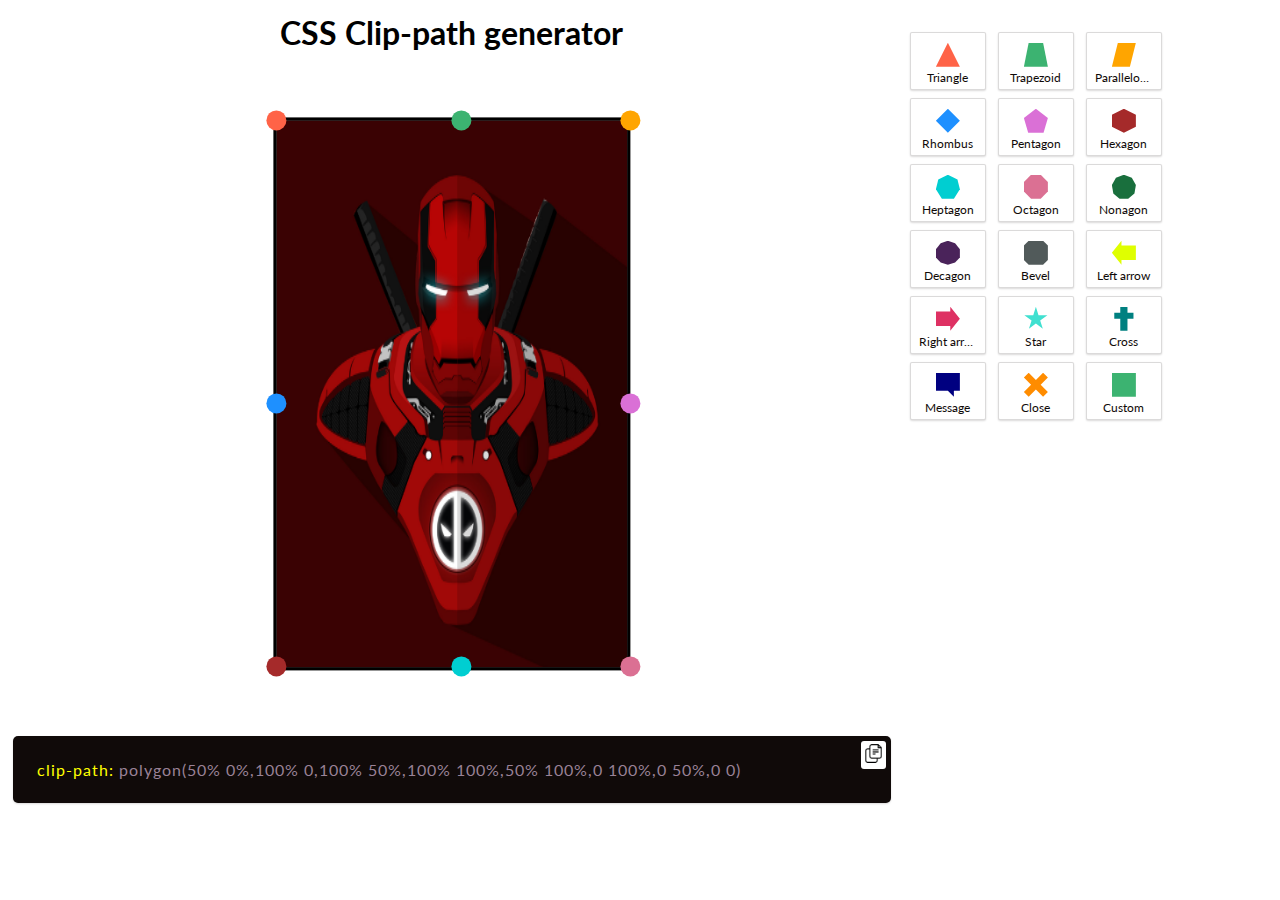
<file: index.html>
<!DOCTYPE html>
<html lang="en">
<head>
    <meta charset="UTF-8">
    <meta name="viewport" content="width=device-width, initial-scale=1.0">
    <title>Clip Path</title>
    <link rel="stylesheet" href="style.css">
    <script type="text/javascript" src="./JS/jquery.min.js"></script>
    <script type="text/javascript" src="./JS/jquery-ui.min.js"></script>
    <script type="text/javascript" src="./JS/jquery-touch.js"></script>
</head>

<body>
    <div class="cont">
        <div class="left-container">
            <h1 class="text-center">CSS Clip-path generator</h1>
            <div class="path-parent">
                <div id="main" style="clip-path: polygon(50% 0%,100% 0,100% 50%,100% 100%,50% 100%,0 100%,0 50%,0 0)">
                </div>
                <div id="layer">
                    <div class="handles" id="tsOctagon">
                        <div class="handle" id="handle7" draggable="true" data-handle="0"
                            style="top: -10px; left: -10px;"></div>
                        <div class="handle" id="handle0" draggable="true" data-handle="1"
                            style="top: -10px; left: 50%;"></div>
                        <div class="handle" id="handle1" draggable="true" data-handle="2"
                            style="top: -10px; left: 98%;"></div>
                        <div class="handle" id="handle6" draggable="true" data-handle="3"
                            style="top: 50%; left: -10px;"></div>
                        <div class="handle" id="handle2" draggable="true" data-handle="4" style="top: 50%; left: 98%;">
                        </div>
                        <div class="handle" id="handle5" draggable="true" data-handle="5"
                            style="top: 98%; left: -10px;"></div>
                        <div class="handle" id="handle4" draggable="true" data-handle="6" style="top: 98%; left: 50%;">
                        </div>
                        <div class="handle" id="handle3" draggable="true" data-handle="7" style="top: 98%; left: 98%;">
                        </div>
                    </div>
                </div>
            </div>
            <div style="position: relative;">
                <button class="copy-btn" onclick="copyCode()">
                    <img src="Images/copy.png" alt="copy to clipboard" title="Copy">
                </button>
                <div id="text" class="code"></div>
            </div>
        </div>
        <div class="right-container">
            <section class="shapes vertical" tabindex="-1">
                <ul class="clip">
                    <figure class="gallery-cell on" data-name="Triangle" data-type="polygon"
                        data-coords="50,0 0,100 100,100">
                        <div style="-webkit-clip-path: polygon(50% 0%, 0% 100%, 100% 100%);  clip-path: polygon(50% 0%, 0% 100%, 100% 100%)"
                            class="shape Triangle"></div>
                        <figcaption>Triangle</figcaption>
                    </figure>
                    <figure class="gallery-cell" data-name="Trapezoid" data-type="polygon"
                        data-coords="20,0 80,0 100,100 0,100">
                        <div style="-webkit-clip-path: polygon(20% 0%, 80% 0%, 100% 100%, 0% 100%);  clip-path: polygon(20% 0%, 80% 0%, 100% 100%, 0% 100%)"
                            class="shape Trapezoid"></div>
                        <figcaption>Trapezoid</figcaption>
                    </figure>
                    <figure class="gallery-cell" data-name="Parallelogram" data-type="polygon"
                        data-coords="25,0 100,0 75,100 0,100">
                        <div style="-webkit-clip-path: polygon(25% 0%, 100% 0%, 75% 100%, 0% 100%);  clip-path: polygon(25% 0%, 100% 0%, 75% 100%, 0% 100%)"
                            class="shape Parallelogram"></div>
                        <figcaption>Parallelogram</figcaption>
                    </figure>
                    <figure class="gallery-cell" data-name="Rhombus" data-type="polygon"
                        data-coords="50,0 100,50 50,100 0,50">
                        <div style="-webkit-clip-path: polygon(50% 0%, 100% 50%, 50% 100%, 0% 50%);  clip-path: polygon(50% 0%, 100% 50%, 50% 100%, 0% 50%)"
                            class="shape Rhombus"></div>
                        <figcaption>Rhombus</figcaption>
                    </figure>
                    <figure class="gallery-cell" data-name="Pentagon" data-type="polygon"
                        data-coords="50,0 100,38 82,100 18,100 0,38">
                        <div style="-webkit-clip-path: polygon(50% 0%, 100% 38%, 82% 100%, 18% 100%, 0% 38%);  clip-path: polygon(50% 0%, 100% 38%, 82% 100%, 18% 100%, 0% 38%)"
                            class="shape Pentagon"></div>
                        <figcaption>Pentagon</figcaption>
                    </figure>
                    <figure class="gallery-cell" data-name="Hexagon" data-type="polygon"
                        data-coords="50,0 100,25 100,75 50,100 0,75 0,25">
                        <div style="-webkit-clip-path: polygon(50% 0%, 100% 25%, 100% 75%, 50% 100%, 0% 75%, 0% 25%);  clip-path: polygon(50% 0%, 100% 25%, 100% 75%, 50% 100%, 0% 75%, 0% 25%)"
                            class="shape Hexagon"></div>
                        <figcaption>Hexagon</figcaption>
                    </figure>
                    <figure class="gallery-cell" data-name="Heptagon" data-type="polygon"
                        data-coords="50,0 90,20 100,60 75,100 25,100 0,60 10,20">
                        <div style="-webkit-clip-path: polygon(50% 0%, 90% 20%, 100% 60%, 75% 100%, 25% 100%, 0% 60%, 10% 20%);  clip-path: polygon(50% 0%, 90% 20%, 100% 60%, 75% 100%, 25% 100%, 0% 60%, 10% 20%)"
                            class="shape Heptagon"></div>
                        <figcaption>Heptagon</figcaption>
                    </figure>
                    <figure class="gallery-cell" data-name="Octagon" data-type="polygon"
                        data-coords="30,0 70,0 100,30 100,70 70,100 30,100 0,70 0,30">
                        <div style="-webkit-clip-path: polygon(30% 0%, 70% 0%, 100% 30%, 100% 70%, 70% 100%, 30% 100%, 0% 70%, 0% 30%);  clip-path: polygon(30% 0%, 70% 0%, 100% 30%, 100% 70%, 70% 100%, 30% 100%, 0% 70%, 0% 30%)"
                            class="shape Octagon"></div>
                        <figcaption>Octagon</figcaption>
                    </figure>
                    <figure class="gallery-cell" data-name="Nonagon" data-type="polygon"
                        data-coords="50,0 83,12 100,43 94,78 68,100 32,100 6,78 0,43 17,12">
                        <div style="-webkit-clip-path: polygon(50% 0%, 83% 12%, 100% 43%, 94% 78%, 68% 100%, 32% 100%, 6% 78%, 0% 43%, 17% 12%);  clip-path: polygon(50% 0%, 83% 12%, 100% 43%, 94% 78%, 68% 100%, 32% 100%, 6% 78%, 0% 43%, 17% 12%)"
                            class="shape Nonagon"></div>
                        <figcaption>Nonagon</figcaption>
                    </figure>
                    <figure class="gallery-cell" data-name="Decagon" data-type="polygon"
                        data-coords="50,0 80,10 100,35 100,70 80,90 50,100 20,90 0,70 0,35 20,10">
                        <div style="-webkit-clip-path: polygon(50% 0%, 80% 10%, 100% 35%, 100% 70%, 80% 90%, 50% 100%, 20% 90%, 0% 70%, 0% 35%, 20% 10%);  clip-path: polygon(50% 0%, 80% 10%, 100% 35%, 100% 70%, 80% 90%, 50% 100%, 20% 90%, 0% 70%, 0% 35%, 20% 10%)"
                            class="shape Decagon"></div>
                        <figcaption>Decagon</figcaption>
                    </figure>
                    <figure class="gallery-cell" data-name="Bevel" data-type="polygon"
                        data-coords="20,0 80,0 100,20 100,80 80,100 20,100 0,80 0,20">
                        <div style="-webkit-clip-path: polygon(20% 0%, 80% 0%, 100% 20%, 100% 80%, 80% 100%, 20% 100%, 0% 80%, 0% 20%);  clip-path: polygon(20% 0%, 80% 0%, 100% 20%, 100% 80%, 80% 100%, 20% 100%, 0% 80%, 0% 20%)"
                            class="shape Bevel"></div>
                        <figcaption>Bevel</figcaption>
                    </figure>
                    <figure class="gallery-cell" data-name="LeftArrow" data-type="polygon"
                        data-coords="40,0 40,20 100,20 100,80 40,80 40,100 0,50">
                        <div style="-webkit-clip-path: polygon(40% 0%, 40% 20%, 100% 20%, 100% 80%, 40% 80%, 40% 100%, 0% 50%);  clip-path: polygon(40% 0%, 40% 20%, 100% 20%, 100% 80%, 40% 80%, 40% 100%, 0% 50%)"
                            class="shape Left arrow"></div>
                        <figcaption>Left arrow</figcaption>
                    </figure>
                    <figure class="gallery-cell" data-name="RightArrow" data-type="polygon"
                        data-coords="0,20 60,20 60,0 100,50 60,100 60,80 0,80">
                        <div style="-webkit-clip-path: polygon(0% 20%, 60% 20%, 60% 0%, 100% 50%, 60% 100%, 60% 80%, 0% 80%);  clip-path: polygon(0% 20%, 60% 20%, 60% 0%, 100% 50%, 60% 100%, 60% 80%, 0% 80%)"
                            class="shape Right arrow"></div>
                        <figcaption>Right arrow</figcaption>
                    </figure>
                    <!-- <figure class="gallery-cell" data-name="LeftPoint" data-type="polygon"
                        data-coords="25,0 100,1 100,100 25,100 0,50">
                        <div style="-webkit-clip-path: polygon(25% 0%, 100% 1%, 100% 100%, 25% 100%, 0% 50%);  clip-path: polygon(25% 0%, 100% 1%, 100% 100%, 25% 100%, 0% 50%)"
                            class="shape Left Point"></div>
                        <figcaption>Left Point</figcaption>
                    </figure>
                    <figure class="gallery-cell" data-name="RightPoint" data-type="polygon"
                        data-coords="0,0 75,0 100,50 75,100 0,100">
                        <div style="-webkit-clip-path: polygon(0% 0%, 75% 0%, 100% 50%, 75% 100%, 0% 100%);  clip-path: polygon(0% 0%, 75% 0%, 100% 50%, 75% 100%, 0% 100%)"
                            class="shape Right Point"></div>
                        <figcaption>Right Point</figcaption>
                    </figure>
                    <figure class="gallery-cell" data-name="LeftChevron" data-type="polygon"
                        data-coords="100,0 75,50 100,100 25,100 0,50 25,0">
                        <div style="-webkit-clip-path: polygon(100% 0%, 75% 50%, 100% 100%, 25% 100%, 0% 50%, 25% 0%);  clip-path: polygon(100% 0%, 75% 50%, 100% 100%, 25% 100%, 0% 50%, 25% 0%)"
                            class="shape Left Chevron"></div>
                        <figcaption>Left Chevron</figcaption>
                    </figure>
                    <figure class="gallery-cell" data-name="RightChevron" data-type="polygon"
                        data-coords="75,0 100,50 75,100 0,100 25,50 0,0">
                        <div style="-webkit-clip-path: polygon(75% 0%, 100% 50%, 75% 100%, 0% 100%, 25% 50%, 0% 0%);  clip-path: polygon(75% 0%, 100% 50%, 75% 100%, 0% 100%, 25% 50%, 0% 0%)"
                            class="shape Right Chevron"></div>
                        <figcaption>Right Chevron</figcaption>
                    </figure> 
                    <figure class="gallery-cell" data-name="Frame" data-type="polygon"
                        data-coords="0,0 0,100 25,100 25,25 75,25 75,75 25,75 25,100 100,100 100,0">
                        <div style="-webkit-clip-path: polygon(0% 0%, 0% 100%, 25% 100%, 25% 25%, 75% 25%, 75% 75%, 25% 75%, 25% 100%, 100% 100%, 100% 0%);  clip-path: polygon(0% 0%, 0% 100%, 25% 100%, 25% 25%, 75% 25%, 75% 75%, 25% 75%, 25% 100%, 100% 100%, 100% 0%)"
                            class="shape Frame"></div>
                        <figcaption>Frame</figcaption>
                    </figure>
                    <figure class="gallery-cell" data-name="Inset" data-type="inset" data-coords="5 20 15 10">
                        <div style="-webkit-clip-path: inset(5% 20% 15% 10%);  clip-path: inset(5% 20% 15% 10%)"
                            class="shape Inset"></div>
                        <figcaption>Inset</figcaption>
                    </figure>
                    <figure class="gallery-cell" data-name="Custom Polygon" data-type="custom"
                        data-coords="10,75 10,25 35,0 100,10 90,30 50,30 40,40 40,60 50,70 90,70 100,90 35,100">
                        <div style="-webkit-clip-path: polygon(10% 75%, 10% 25%, 35% 0%, 100% 10%, 90% 30%, 50% 30%, 40% 40%, 40% 60%, 50% 70%, 90% 70%, 100% 90%, 35% 100%);  clip-path: polygon(10% 75%, 10% 25%, 35% 0%, 100% 10%, 90% 30%, 50% 30%, 40% 40%, 40% 60%, 50% 70%, 90% 70%, 100% 90%, 35% 100%)"
                            class="shape Custom Polygon"></div>
                        <figcaption>Custom Polygon</figcaption>
                    </figure>
                    <figure class="gallery-cell" data-name="Circle" data-type="circle">
                        <div style="-webkit-clip-path: circle(50% at 50% 50%);  clip-path: circle(50% at 50% 50%)"
                            class="shape Circle"></div>
                        <figcaption>Circle</figcaption>
                    </figure>
                    <figure class="gallery-cell" data-name="Ellipse" data-type="ellipse">
                        <div style="-webkit-clip-path: ellipse(25% 40% at 50% 50%);  clip-path: ellipse(25% 40% at 50% 50%)"
                            class="shape Ellipse"></div>
                        <figcaption>Ellipse</figcaption>
                    </figure>-->
                    <figure class="gallery-cell" data-name="Star" data-type="polygon"
                        data-coords="50,0 61,35 98,35 68,57 79,91 50,70 21,91 32,57 2,35 39,35">
                        <div style="-webkit-clip-path: polygon(50% 0%, 61% 35%, 98% 35%, 68% 57%, 79% 91%, 50% 70%, 21% 91%, 32% 57%, 2% 35%, 39% 35%);  clip-path: polygon(50% 0%, 61% 35%, 98% 35%, 68% 57%, 79% 91%, 50% 70%, 21% 91%, 32% 57%, 2% 35%, 39% 35%)"
                            class="shape Star"></div>
                        <figcaption>Star</figcaption>
                    </figure>
                    <figure class="gallery-cell" data-name="Cross" data-type="polygon"
                        data-coords="10,25 35,25 35,0 65,0 65,25 90,25 90,50 65,50 65,100 35,100 35,50 10,50">
                        <div style="-webkit-clip-path: polygon(10% 25%, 35% 25%, 35% 0%, 65% 0%, 65% 25%, 90% 25%, 90% 50%, 65% 50%, 65% 100%, 35% 100%, 35% 50%, 10% 50%);  clip-path: polygon(10% 25%, 35% 25%, 35% 0%, 65% 0%, 65% 25%, 90% 25%, 90% 50%, 65% 50%, 65% 100%, 35% 100%, 35% 50%, 10% 50%)"
                            class="shape Cross"></div>
                        <figcaption>Cross</figcaption>
                    </figure>
                    <figure class="gallery-cell" data-name="Message" data-type="polygon"
                        data-coords="0,0 100,0 100,75 75,75 75,100 50,75 0,75">
                        <div style="-webkit-clip-path: polygon(0% 0%, 100% 0%, 100% 75%, 75% 75%, 75% 100%, 50% 75%, 0% 75%);  clip-path: polygon(0% 0%, 100% 0%, 100% 75%, 75% 75%, 75% 100%, 50% 75%, 0% 75%)"
                            class="shape Message"></div>
                        <figcaption>Message</figcaption>
                    </figure>
                    <figure class="gallery-cell" data-name="Close" data-type="polygon"
                        data-coords="20,0 0,20 30,50 0,80 20,100 50,70 80,100 100,80 70,50 100,20 80,0 50,30">
                        <div style="-webkit-clip-path: polygon(20% 0%, 0% 20%, 30% 50%, 0% 80%, 20% 100%, 50% 70%, 80% 100%, 100% 80%, 70% 50%, 100% 20%, 80% 0%, 50% 30%);  clip-path: polygon(20% 0%, 0% 20%, 30% 50%, 0% 80%, 20% 100%, 50% 70%, 80% 100%, 100% 80%, 70% 50%, 100% 20%, 80% 0%, 50% 30%)"
                            class="shape Close"></div>
                        <figcaption>Close</figcaption>
                    </figure>
                    
                    <figure class="gallery-cell" data-name="Custom" data-type="custom">
                        <div style="-webkit-clip-path: polygon(50% 0%,100% 0,100% 50%,100% 100%,50% 100%,0 100%,0 50%,0 0);  clip-path: polygon(50% 0%,100% 0,100% 50%,100% 100%,50% 100%,0 100%,0 50%,0 0)"
                            class="shape Custom"></div>
                        <figcaption>Custom</figcaption>
                    </figure>
                </ul>
            </section>
        </div>
    </div>

    <script src="./JS/script.js"></script>
</body>

</html>
</file>
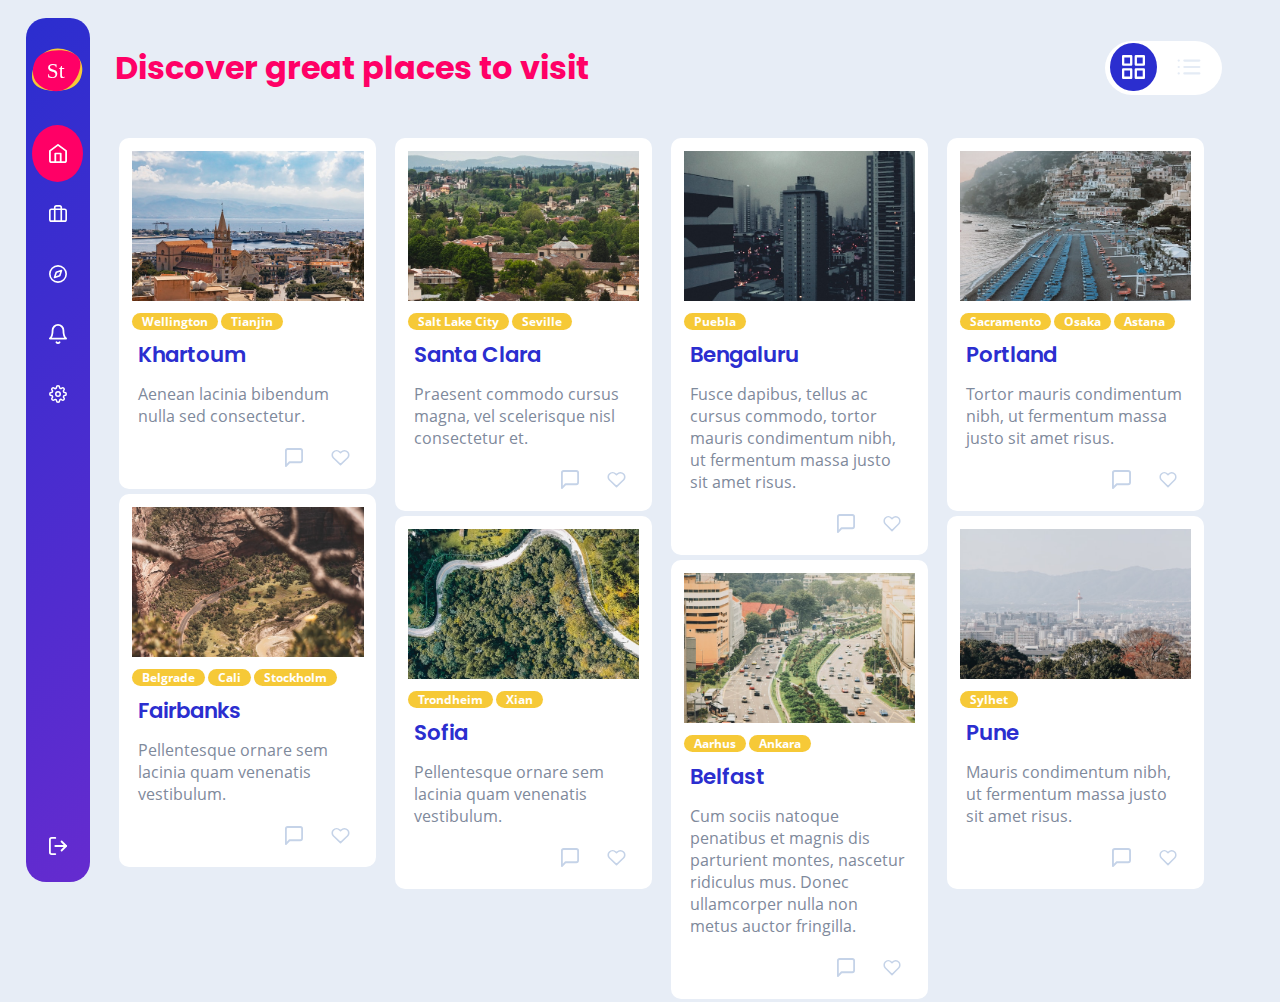
<file: apty/index.html>
<!DOCTYPE html>
<html lang="en">
<head>
    <meta charset="UTF-8">
    <meta name="viewport" content="width=device-width, initial-scale=1.0">
    <title> Interview Apty Challange </title>
    <link rel="stylesheet" href="style/style.css">
    <link rel="icon" type="image/png" href="images/logo.svg"/>
</head>
<body onresize="xsScreen()">
    <main>
        <nav class="xs-navbar">
            <a class="navbar-brand" href="#">
                <img src="images/logo.svg" alt="Logo" title="Logo" >
            </a>
            <button class="navbar-toggler" type="button" onclick="toggleCollapseContent()">
                <img src="images/menu.svg" alt="Menu" >
            </button>
            <h1 class="title">Discover great places to visit</h1>
        </nav>
        <nav class="lg-navbar">
            <div class="navbar-brand">
                <img src="images/logo.svg" alt="Logo">
            </div>
            <ul class="navbar-nav">
                <li class="navbar-item active">
                    <img src="images/home.svg" alt="Home">
                </li>
                <li class="navbar-item ">
                    <img src="images/briefcase.svg" alt="Details">
                </li>
                <li class="navbar-item ">
                    <img src="images/compass.svg" alt="Locations">
                </li>
                <li class="navbar-item ">
                    <img src="images/bell.svg" alt="Notifications">
                </li>
                <li class="navbar-item ">
                    <img src="images/gear.svg" alt="Settings">
                </li>
                <li class="navbar-item logout-item">
                    <img src="images/log-out.svg" alt="log-out">
                </li>
            </ul>
        </nav>
        <div class="main-container">
            <div class="title-section">
                <h1 class="title">Discover great places to visit</h1>
                <div class="switch-div">
                    <div id="wave">
                        <svg xmlns="http://www.w3.org/2000/svg" viewBox="0 0 1440 320">
                            <path fill="#E7EDF6" fill-opacity="1" d="M0,256L48,229.3C96,203,192,149,288,154.7C384,160,480,224,576,218.7C672,213,768,139,864,128C960,117,1056,171,1152,197.3C1248,224,1344,224,1392,224L1440,224L1440,320L1392,320C1344,320,1248,320,1152,320C1056,320,960,320,864,320C768,320,672,320,576,320C480,320,384,320,288,320C192,320,96,320,48,320L0,320Z"></path>
                        </svg>
                    </div>
                    <div class="toggle-switch">
                        <button onclick="showData(this.id)" id="gridView" class="active"><img src="images/grid-view-icon.svg" alt="Grid-view" ></button>
                        <button onclick="showData(this.id)" id="listView"><img src="images/list-view-icon.svg" alt="List-View" ></button>
                    </div>
                </div>
            </div>
            <div id="gridContainer" class="grid-tiles">
                <div class="card-container">
                    <div class="tile">
                        <div class="card" id="khartoum">
                            <div class="container">
                                <img src="images/Khartoum.png" alt="" >
                                <label>
                                    <span class="tag">Wellington</span>
                                    <span class="tag">Tianjin</span>
                                </label>
                                <h3 class="card-title" id="khartoum_title">Khartoum</h3>
                                <p class="card-description" id="khartoum_descrip">
                                    Aenean lacinia bibendum nulla sed consectetur.
                                </p>
                                <div class="respond-icons">
                                    <div><img src="images/heart.svg" alt="Like" ></div>
                                    <div><img src="images/message-square.svg" alt="Message" ></div>
                                </div>
                                <label class="selectBox">
                                    <input type="checkbox" id="selectedKhartoum" onclick="selectPlace(this.id)">
                                    <span class="checkmark"></span>
                                </label>
                            </div>
                        </div>
                        <div class="card" id="fairbanks">
                            <div class="container">
                                <img src="images/Fairbanks.png" alt="Fairbanks" >
                                <label>
                                    <span class="tag">Belgrade</span>
                                    <span class="tag">Cali</span>
                                    <span class="tag">Stockholm</span>
                                </label>
                                <h3 class="card-title" id="fairbanks_title">Fairbanks</h3>
                                <p class="card-description" id="fairbanks_descrip">
                                    Pellentesque ornare sem lacinia quam venenatis vestibulum.
                                </p>
                                <div class="respond-icons">
                                    <div><img src="images/heart.svg" alt="Like" ></div>
                                    <div><img src="images/message-square.svg" alt="Message" ></div>
                                </div>
                                <label class="selectBox">
                                    <input type="checkbox" id="selectedFairbanks" onclick="selectPlace(this.id)">
                                    <span class="checkmark"></span>
                                </label>
                            </div>
                        </div>
                    </div>
                    <div class="tile">
                        <div class="card" id="santaClara">
                            <div class="container">
                                <img src="images/santa-clara.png" alt="santaClara" >
                                <label>
                                    <span class="tag">Salt Lake City</span>
                                    <span class="tag">Seville</span>
                                </label>
                                <h3 class="card-title" id="santaClara_title">Santa Clara</h3>
                                <p class="card-description" id="santaClara_descrip">
                                    Praesent commodo cursus magna, vel scelerisque nisl consectetur et.
                                </p>
                                <div class="respond-icons">
                                    <div><img src="images/heart.svg" alt="Like" ></div>
                                    <div><img src="images/message-square.svg" alt="Message" ></div>
                                </div>
                                <label class="selectBox">
                                    <input type="checkbox" id="selectedSantaClara" onclick="selectPlace(this.id)">
                                    <span class="checkmark"></span>
                                </label>
                            </div>
                        </div>
                        <div class="card" id="sofia">
                            <div class="container">
                                <img src="images/Sofia.png" alt="Sofia" >
                                <label>
                                    <span class="tag">Trondheim</span>
                                    <span class="tag">Xian</span>
                                </label>
                                <h3 class="card-title" id="sofia_title">Sofia</h3>
                                <p class="card-description" id="sofia_descrip">
                                    Pellentesque ornare sem lacinia quam venenatis vestibulum.
                                </p>
                                <div class="respond-icons">
                                    <div><img src="images/heart.svg" alt="Like" ></div>
                                    <div><img src="images/message-square.svg" alt="Message" ></div>
                                </div>
                                <label class="selectBox">
                                    <input type="checkbox" id="selectedSofia" onclick="selectPlace(this.id)">
                                    <span class="checkmark"></span>
                                </label>
                            </div>
                        </div>
                    </div>
                    <div class="tile">
                        <div class="card" id="bengaluru">
                            <div class="container">
                                <img src="images/Bengaluru.png" alt="Bengaluru" >
                                <label>
                                    <span class="tag">Puebla</span>
                                </label>
                                <h3 class="card-title" id="bengaluru_title">Bengaluru</h3>
                                <p class="card-description" id="bengaluru_descrip">
                                    Fusce dapibus, tellus ac cursus commodo, tortor mauris condimentum nibh, ut fermentum massa justo sit amet risus.
                                </p>
                                <div class="respond-icons">
                                    <div><img src="images/heart.svg" alt="Like" ></div>
                                    <div><img src="images/message-square.svg" alt="Message" ></div>
                                </div>
                                <label class="selectBox">
                                    <input type="checkbox" id="selectedBengaluru" onclick="selectPlace(this.id)">
                                    <span class="checkmark"></span>
                                </label>
                            </div>
                        </div>
                        <div class="card" id="belfast">
                            <div class="container" id="Belfast">
                                <img src="images/Belfast.png" alt="Belfast" >
                                <label>
                                    <span class="tag">Aarhus</span>
                                    <span class="tag">Ankara</span>
                                </label>
                                <h3 class="card-title" id="belfast_title">Belfast</h3>
                                <p class="card-description" id="belfast_descrip">
                                    Cum sociis natoque penatibus et magnis dis parturient montes, nascetur ridiculus mus. Donec ullamcorper nulla non metus auctor fringilla.
                                </p>
                                <div class="respond-icons">
                                    <div><img src="images/heart.svg" alt="Like" ></div>
                                    <div><img src="images/message-square.svg" alt="Message" ></div>
                                </div>
                                <label class="selectBox">
                                    <input type="checkbox" id="selectedBelfast" onclick="selectPlace(this.id)">
                                    <span class="checkmark"></span>
                                </label>
                            </div>
                        </div>
                    </div>
                    <div class="tile">
                        <div class="card" id="portland">
                            <div class="container">
                                <img src="images/Portland.png" alt="Portland" >
                                <label>
                                    <span class="tag">Sacramento</span>
                                    <span class="tag">Osaka</span>
                                    <span class="tag">Astana</span>
                                </label>
                                <h3 class="card-title" id="portland_title">Portland</h3>
                                <p class="card-description" id="portland_descrip">
                                    Tortor mauris condimentum nibh, ut fermentum massa justo sit amet risus.
                                </p>
                                <div class="respond-icons">
                                    <div><img src="images/heart.svg" alt="Like" ></div>
                                    <div><img src="images/message-square.svg" alt="Message" ></div>
                                </div>
                                <label class="selectBox">
                                    <input type="checkbox" id="selectedPortland" onclick="selectPlace(this.id)">
                                    <span class="checkmark"></span>
                                </label>
                            </div>
                        </div>
                        <div class="card" id="pune">
                            <div class="container">
                                <img src="images/Pune.png" alt="Pune" >
                                <label>
                                    <span class="tag">Sylhet</span>
                                </label>
                                <h3 class="card-title" id="pune_title">Pune</h3>
                                <p class="card-description" id="pune_descrip">
                                    Mauris condimentum nibh, ut fermentum massa justo sit amet risus.
                                </p>
                                <div class="respond-icons">
                                    <div><img src="images/heart.svg" alt="Like" ></div>
                                    <div><img src="images/message-square.svg" alt="Message" ></div>
                                </div>
                                <label class="selectBox">
                                    <input type="checkbox" id="selectedPune" onclick="selectPlace(this.id)">
                                    <span class="checkmark"></span>
                                </label>
                            </div>
                        </div>
                    </div>
                </div>
            </div>
            <div id="listContainer" class="grid-tiles">
                <div class="grid-container">
                    <div class="tile">
                        <div class="grid">
                            <div class="grid-img">
                                <img src="images/Khartoum.png" alt="" >
                            </div>
                            <div class="grid-Desc">
                                <h3>Khartoum</h3>
                            </div>
                            <div class="grid-resp">
                                <img src="images/heart.svg" alt="">
                            </div>
                        </div>
                        <div class="grid">
                            <div class="grid-img">
                                <img src="images/santa-clara.png" alt="" >
                            </div>
                            <div class="grid-Desc">
                                <h3>Santa Clara</h3>
                            </div>
                            <div class="grid-resp">
                                <img src="images/heart.svg" alt="">
                            </div>
                        </div>
                        <div class="grid">
                            <div class="grid-img">
                                <img src="images/Bengaluru.png" alt="Bengaluru" >
                            </div>
                            <div class="grid-Desc">
                                <h3>Bengaluru</h3>
                            </div>
                            <div class="grid-resp">
                                <img src="images/heart.svg" alt="">
                            </div>
                        </div>
                        <div class="grid">
                            <div class="grid-img">
                                <img src="images/Portland.png" alt="Bengaluru" >
                            </div>
                            <div class="grid-Desc">
                                <h3>Portland</h3>
                            </div>
                            <div class="grid-resp">
                                <img src="images/heart.svg" alt="">
                            </div>
                        </div>
                    </div>
                    <div class="tile">
                        <div class="grid">
                            <div class="grid-img">
                                <img src="images/Fairbanks.png" alt="Fairbanks" >
                            </div>
                            <div class="grid-Desc">
                                <h3>Fairbanks</h3>
                            </div>
                            <div class="grid-resp">
                                <img src="images/heart.svg" alt="">
                            </div>
                        </div>
                        <div class="grid">
                            <div class="grid-img">
                                <img src="images/Sofia.png" alt="Sofia" >
                            </div>
                            <div class="grid-Desc">
                                <h3>Sofia</h3>
                            </div>
                            <div class="grid-resp">
                                <img src="images/heart.svg" alt="">
                            </div>
                        </div>
                        <div class="grid">
                            <div class="grid-img">
                                <img src="images/Belfast.png" alt="Belfast" >
                            </div>
                            <div class="grid-Desc">
                                <h3>Belfast</h3>
                            </div>
                            <div class="grid-resp">
                                <img src="images/heart.svg" alt="">
                            </div>
                        </div>
                        <div class="grid">
                            <div class="grid-img">
                                <img src="images/Pune.png" alt="Pune" >
                            </div>
                            <div class="grid-Desc">
                                <h3>Pune</h3>
                            </div>
                            <div class="grid-resp">
                                <img src="images/heart.svg" alt="">
                            </div>
                        </div>
                    </div>
                    <div class="tile">
                        <div class="grid">
                            <div class="grid-img">
                                <img src="images/Khartoum.png" alt="" >
                            </div>
                            <div class="grid-Desc">
                                <h3>Khartoum</h3>
                            </div>
                            <div class="grid-resp">
                                <img src="images/heart.svg" alt="">
                            </div>
                        </div>
                        <div class="grid">
                            <div class="grid-img">
                                <img src="images/santa-clara.png" alt="" >
                            </div>
                            <div class="grid-Desc">
                                <h3>Santa Clara</h3>
                            </div>
                            <div class="grid-resp">
                                <img src="images/heart.svg" alt="">
                            </div>
                        </div>
                        <div class="grid">
                            <div class="grid-img">
                                <img src="images/Bengaluru.png" alt="Bengaluru" >
                            </div>
                            <div class="grid-Desc">
                                <h3>Bengaluru</h3>
                            </div>
                            <div class="grid-resp">
                                <img src="images/heart.svg" alt="">
                            </div>
                        </div>
                        <div class="grid">
                            <div class="grid-img">
                                <img src="images/Portland.png" alt="Bengaluru" >
                            </div>
                            <div class="grid-Desc">
                                <h3>Portland</h3>
                            </div>
                            <div class="grid-resp">
                                <img src="images/heart.svg" alt="">
                            </div>
                        </div>
                    </div>
                    <div class="tile">
                        <div class="grid">
                            <div class="grid-img">
                                <img src="images/Fairbanks.png" alt="Fairbanks" >
                            </div>
                            <div class="grid-Desc">
                                <h3>Fairbanks</h3>
                            </div>
                            <div class="grid-resp">
                                <img src="images/heart.svg" alt="">
                            </div>
                        </div>
                        <div class="grid">
                            <div class="grid-img">
                                <img src="images/Sofia.png" alt="Sofia" >
                            </div>
                            <div class="grid-Desc">
                                <h3>Sofia</h3>
                            </div>
                            <div class="grid-resp">
                                <img src="images/heart.svg" alt="">
                            </div>
                        </div>
                        <div class="grid">
                            <div class="grid-img">
                                <img src="images/Belfast.png" alt="Belfast" >
                            </div>
                            <div class="grid-Desc">
                                <h3>Belfast</h3>
                            </div>
                            <div class="grid-resp">
                                <img src="images/heart.svg" alt="">
                            </div>
                        </div>
                        <div class="grid">
                            <div class="grid-img">
                                <img src="images/Pune.png" alt="Pune" >
                            </div>
                            <div class="grid-Desc">
                                <h3>Pune</h3>
                            </div>
                            <div class="grid-resp">
                                <img src="images/heart.svg" alt="">
                            </div>
                        </div>
                    </div>
                </div>
            </div>
            <div class="selected-DataDiv" id="selectedDataDiv">
                <div class="container">
                    <div class="deSelect">
                        <img src="images/Group.svg" alt="Deselect" >
                    </div>
                    <div class="selectedCount">
                        <h3><span id="count">0</span> Item Selected</h3>
                    </div>
                    <div class="shareLike">
                        <img src="images/heart.svg" alt="Like" >
                        <img src="images/Share.svg" alt="Share" >
                    </div>
                </div>
            </div>
        </div>
    </main>
    <script src="js/script.js"></script>
</body>
</html>
</file>
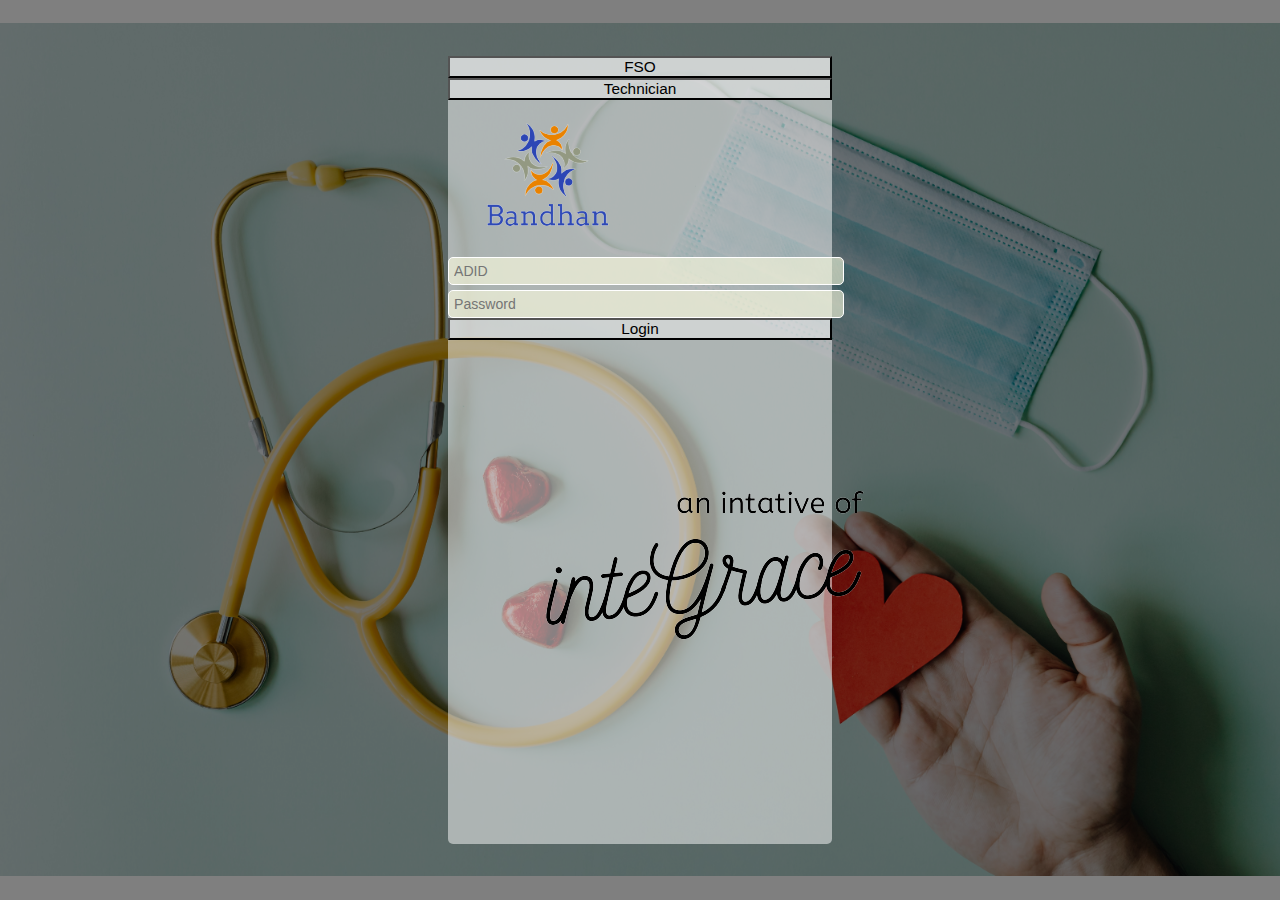
<file: Apps/bandan/index.html>
<!DOCTYPE html>
<html lang="en">
<head>
    <meta charset="UTF-8">
    <meta name="viewport" content="width=device-width, initial-scale=1.0">
    <title>Bandhan</title>
    <link href="https://cdn.jsdelivr.net/npm/bootstrap@5.0.0-beta3/dist/css/bootstrap.min.css" rel="stylesheet" integrity="sha384-eOJMYsd53ii+scO/bJGFsiCZc+5NDVN2yr8+0RDqr0Ql0h+rP48ckxlpbzKgwra6" crossorigin="anonymous">
    <link rel="stylesheet" href="style.css">
</head>
<body>

    <div class="main">
        <div class="overlay">
            <div class="login-container">
                <div class="container-fluid">
                    <div class="row mt-2">
                        <div class="col-6">
                            <button class="btn btn-default">FSO</button>
                        </div>
                        <div class="col-6">
                            <button class="btn btn-default">Technician</button>
                        </div>
                    </div>
                    <div class="row">
                        <div class="offset-3 col-6 col-xs-8">
                            <img src="Images/Logo.png" alt="Logo" class="w-100" srcset="">
                        </div>
                    </div>
                    <div class="row">
                        <div class="col-12">
                            <input type="text" name="ADID" id="" placeholder="ADID" class="login-form">
                            <input type="password" name="password" id="" placeholder="Password"  class="login-form">
                        </div>
                    </div>
                    <div class="row mt-3">
                        <div class="offset-4 col-4">
                            <button type="submit" class="w-100 btn btn-default">Login</button>
                        </div>
                    </div>
                    <div class="row">
                        <div class="offset-8 col-4">
                            <img src="Images/sublogo1.png" alt="sublogo" srcset="" class="w-100">
                        </div>
                    </div>
                </div>
            </div>
        </div>
    </div>

    <script src="https://cdn.jsdelivr.net/npm/bootstrap@5.0.0-beta3/dist/js/bootstrap.bundle.min.js" integrity="sha384-JEW9xMcG8R+pH31jmWH6WWP0WintQrMb4s7ZOdauHnUtxwoG2vI5DkLtS3qm9Ekf" crossorigin="anonymous"></script>
</body>
</html>
</file>
<file: style.css>
@import url('https://fonts.googleapis.com/css2?family=Lato&display=swap');
* {
    margin: 0;
    padding: 0;
}
body {
    width: 100%;
    height: 100vh;
    font-family: 'Lato', sans-serif;
}
.cont {
    width: 98%;
    height: 95%;
    padding: 1%;
}
.left-container {
    width: 70%;
    height: 100%;
    float: left;
}
.right-container {
    width: 30%;
    height: 100%;
    float: right;
    overflow-y: auto;
}
.right-container .shapes {
    padding: 15px;
}
.text-center {
    text-align: center;
}
.path-parent {
    position: relative;
    width: 100%;
    height: 80%;
}
#main {
    position: absolute;
    width: 40%;
    height: 80%;
    /* width: 400px;
    height: 400px; */
    background-color: #d7d7d7;
    top: 50%; 
    left: 50%;
    transform: translate(-50%, -50%);
    border: 1px solid; 
    background-image: url(./Images/Captain.png);
    background-size: 100% 100%;
    background-position: center;
    clip-path: polygon(50% 0%,100% 0,100% 50%,100% 100%,50% 100%,0 100%,0 50%,0 0)
}
#layer {
    position: absolute;
    width: 40%;
    height: 80%;
    /* width: 400px;
    height: 400px; */
    background-color: transparent;
    top: 50%; 
    left: 50%;
    transform: translate(-50%, -50%);
    border: 3px solid; 
}

figure {
    display: inline-block;
    text-align: center;
    padding: .625rem .25rem .25rem;
    margin: .25rem;
    background: #fff;
    width: 4.125rem;
    border: 1px solid rgba(16,10,9,.15);
    box-shadow: 0 1px 2px rgba(16,10,9,.15);
    border-radius: 2px;
    -webkit-transition: background .25s,-webkit-transform .5s;
    transition: background .25s,transform .5s;
    -ms-user-select: none;
    -webkit-user-select: none;
    -moz-user-select: none;
    user-select: none;
    -webkit-tap-highlight-color: transparent;
}
figure:hover {
    box-shadow: rgba(0, 0, 0, 0.35) 0px 5px 15px;
}
figure .shape {
    display: inline-block;
    width: 1.5rem;
    height: 1.5rem;
    background: currentColor;
}
figure figcaption {
    display: block;
    font-size: .75rem;
    color: #100a09;
    overflow: hidden;
    text-overflow: ellipsis;
    white-space: nowrap;
    padding: 0 .25rem;
}

.handles {
    position: relative;
    top: 0;
    left: 0;
    right: 0;
    bottom: 0;
    z-index: 9;
    width: 100%;
    height: 100%;
}
.handle {
    border-radius: 50%;
    box-shadow: inset 0 0 0 10px;
    opacity: 1;
    -webkit-transition: opacity 0.25s;
    transition: opacity 0.5s;
    cursor: -webkit-grab;
    cursor: -moz-grab;
    cursor: grab;
    width: 20px;
    height: 20px;
    position: absolute;
}
.handle:nth-of-type(1), .point:nth-of-type(1), figure:nth-of-type(1) {
    color: tomato;
}

.handle:nth-of-type(2), .point:nth-of-type(2), figure:nth-of-type(2) {
    color: mediumseagreen;
}

.handle:nth-of-type(3), .point:nth-of-type(3), figure:nth-of-type(3) {
    color: orange;
}

.handle:nth-of-type(4), .point:nth-of-type(4), figure:nth-of-type(4) {
    color: dodgerblue;
}

.handle:nth-of-type(5), .point:nth-of-type(5), figure:nth-of-type(5) {
    color: orchid;
}

.handle:nth-of-type(6), .point:nth-of-type(6), figure:nth-of-type(6) {
    color: brown;
}

.handle:nth-of-type(7), .point:nth-of-type(7), figure:nth-of-type(7) {
    color: darkturquoise;
}

.handle:nth-of-type(8), .point:nth-of-type(8), figure:nth-of-type(8) {
    color: palevioletred;
}

.handle:nth-of-type(9), .point:nth-of-type(9), figure:nth-of-type(9) {
    color: #196F3D;
}

.handle:nth-of-type(10), .point:nth-of-type(10), figure:nth-of-type(10) {
    color: #4A235A;
}

.handle:nth-of-type(11), .point:nth-of-type(11), figure:nth-of-type(11) {
    color: #515A5A;
}

.handle:nth-of-type(12), .point:nth-of-type(12), figure:nth-of-type(12) {
    color: #DFFF00;
}

.handle:nth-of-type(13), .point:nth-of-type(13), figure:nth-of-type(13) {
    color: #DE3163;
}

.handle:nth-of-type(14), .point:nth-of-type(14), figure:nth-of-type(14) {
    color: #40E0D0;
}

.handle:nth-of-type(15), .point:nth-of-type(15), figure:nth-of-type(15) {
    color: Teal;
}

.handle:nth-of-type(16), .point:nth-of-type(16), figure:nth-of-type(16) {
    color: Navy;
}

.handle:nth-of-type(17), .point:nth-of-type(17), figure:nth-of-type(17) {
    color: darkorange;
}

.handle:nth-of-type(18), .point:nth-of-type(18), figure:nth-of-type(18) {
    color: mediumseagreen;
}

.handle:nth-of-type(19), .point:nth-of-type(19), figure:nth-of-type(19) {
    color: indigo;
}

.handle:nth-of-type(20), .point:nth-of-type(20), figure:nth-of-type(20) {
    color: darkslategray;
}

.copy-btn {
    position: absolute;
    right: 5px;
    top: 5px;
    cursor: pointer;
    width: 25px;
    background: #ffffff;
    border: none;
    border-radius: 3px;
}
.copy-btn img {
    width: 100%;
}
.code {
    background: #100a09;
    color: #9a8297;
    padding: 1.5rem;
    box-shadow: 0 1px 2px rgba(16, 10, 9, 0.15);
    border-radius: 5px;
    letter-spacing: 1px;
}

@media screen and (max-width: 768px) {
    #main, #layer {
        width: 50%;
    }
    .path-parent {
      height: 70%;
    }
    .code {
        padding: 1rem;
        font-size: 0.8rem;
    }
}
@media screen and (max-width: 425px) {
    #main, #layer {
        width: 60%;
    }
    .cont {
        height: 98%;
    }
    .left-container {
        height: 70%;
        width: 100%;
    }
    .handle {
        width: 15px;
        height: 15px;
    }
    .right-container {
        width: 100%;
    }
    .path-parent {
      height: 76%;
    }
    .code {
        padding: 0.9rem;
        font-size: 0.7rem;
    }
    .copy-btn {
        width: 20px;
    }
    h1 {
        font-size: 1.5em;
    }
    .right-container {
        height: 30%;
    }
}
</file>
<file: apty/style/style.css>
@font-face {
  font-family: 'PoppinsBold';
  src: url("../fonts/PoppinsBold.eot");
  src: url("../fonts/PoppinsBold.eot") format("embedded-opentype"), url("../fonts/PoppinsBold.woff2") format("woff2"), url("../fonts/PoppinsBold.woff") format("woff"), url("../fonts/PoppinsBold.ttf") format("truetype"), url("../fonts/PoppinsBold.svg#PoppinsBold") format("svg");
}

@font-face {
  font-family: 'OpenSansRegular';
  src: url("../fonts/OpenSansRegular.eot");
  src: url("../fonts/OpenSansRegular.eot") format("embedded-opentype"), url("../fonts/OpenSansRegular.woff2") format("woff2"), url("../fonts/OpenSansRegular.woff") format("woff"), url("../fonts/OpenSansRegular.ttf") format("truetype"), url("../fonts/OpenSansRegular.svg#OpenSansRegular") format("svg");
}

@font-face {
  font-family: 'OpenSansBold';
  src: url("../fonts/OpenSansBold.eot");
  src: url("../fonts/OpenSansBold.eot") format("embedded-opentype"), url("../fonts/OpenSansBold.woff2") format("woff2"), url("../fonts/OpenSansBold.woff") format("woff"), url("../fonts/OpenSansBold.ttf") format("truetype"), url("../fonts/OpenSansBold.svg#OpenSansBold") format("svg");
}

@font-face {
  font-family: 'PoppinsSemiBold';
  src: url("../fonts/PoppinsSemiBold.eot");
  src: url("../fonts/PoppinsSemiBold.eot") format("embedded-opentype"), url("../fonts/PoppinsSemiBold.woff2") format("woff2"), url("../fonts/PoppinsSemiBold.woff") format("woff"), url("../fonts/PoppinsSemiBold.ttf") format("truetype"), url("../fonts/PoppinsSemiBold.svg#PoppinsSemiBold") format("svg");
}

/*======= Font family =======*/
/*======= Font Colors =======*/
/********** Font Sizes ***********/
* {
  margin: 0;
  padding: 0;
}

* body {
  width: 100%;
  height: 100vh;
  background-color: #E7EDF6;
  font-family: "PoppinsBold";
}

* body main {
  width: 100%;
  height: 100%;
}

* body main .xs-navbar {
  display: none;
}

* body main .lg-navbar {
  width: 5%;
  height: 96%;
  position: fixed;
  left: 2%;
  top: 2%;
  background-image: linear-gradient(135deg, #2B2ECF 0%, #652BCF 100%);
  border-radius: 1.25rem;
}

* body main .lg-navbar .navbar-brand {
  width: 100%;
  height: 12%;
}

* body main .lg-navbar .navbar-brand > img {
  width: 80%;
  height: 100%;
  padding: 0 10%;
}

* body main .lg-navbar .navbar-nav {
  width: 100%;
  height: 88%;
  list-style: none;
}

* body main .lg-navbar .navbar-nav .navbar-item {
  width: 80%;
  height: 7.5%;
  margin: 5% 10%;
  display: -webkit-box;
  display: -ms-flexbox;
  display: flex;
  -webkit-box-align: center;
      -ms-flex-align: center;
          align-items: center;
  -webkit-box-pack: center;
      -ms-flex-pack: center;
          justify-content: center;
  border-radius: 50%;
  cursor: pointer;
}

* body main .lg-navbar .navbar-nav .navbar-item > img {
  width: 35%;
}

* body main .lg-navbar .navbar-nav .navbar-item.active {
  background-color: #FF0066 !important;
}

* body main .lg-navbar .navbar-nav .logout-item {
  position: absolute;
  bottom: 0;
}

* body main .main-container {
  width: 91%;
  height: 100%;
  position: absolute;
  left: 9%;
}

* body main .main-container .title-section {
  width: 100%;
  height: 15%;
}

* body main .main-container .title-section .title {
  width: 80%;
  height: 100%;
  display: -webkit-box;
  display: -ms-flexbox;
  display: flex;
  -webkit-box-align: center;
      -ms-flex-align: center;
          align-items: center;
  font-size: 2.500vw;
  float: left;
  color: #FF0066;
}

* body main .main-container .title-section .switch-div {
  width: 20%;
  height: 100%;
  float: right;
  display: -webkit-box;
  display: -ms-flexbox;
  display: flex;
  -webkit-box-align: center;
      -ms-flex-align: center;
          align-items: center;
  -webkit-box-pack: center;
      -ms-flex-pack: center;
          justify-content: center;
}

* body main .main-container .title-section .switch-div > .toggle-switch {
  width: 50%;
  height: 40%;
  background-color: white;
  border-radius: 2.5rem;
}

* body main .main-container .title-section .switch-div > .toggle-switch > button {
  width: 40%;
  height: 90%;
  background-color: transparent;
  border: none;
  border-radius: 50%;
  padding: 0;
  margin: 2% 4%;
  float: left;
  display: -webkit-box;
  display: -ms-flexbox;
  display: flex;
  -webkit-box-align: center;
      -ms-flex-align: center;
          align-items: center;
  -webkit-box-pack: center;
      -ms-flex-pack: center;
          justify-content: center;
}

* body main .main-container .title-section .switch-div > .toggle-switch > button > img {
  width: 50%;
}

* body main .main-container .grid-tiles .card-container, * body main .main-container .grid-tiles .grid-container {
  display: -webkit-box;
  display: -ms-flexbox;
  display: flex;
  -ms-flex-wrap: wrap;
      flex-wrap: wrap;
}

* body main .main-container .grid-tiles .card-container .tile, * body main .main-container .grid-tiles .grid-container .tile {
  -webkit-box-flex: 23%;
      -ms-flex: 23%;
          flex: 23%;
  max-width: 23%;
  margin: 0 4px;
}

* body main .main-container .grid-tiles .card-container .tile .card, * body main .main-container .grid-tiles .grid-container .tile .card {
  width: 96%;
  background-color: #fff;
  border-radius: 10px;
  float: left;
  margin: 1% 1% 1% 0;
  position: relative;
}

* body main .main-container .grid-tiles .card-container .tile .card > .container, * body main .main-container .grid-tiles .grid-container .tile .card > .container {
  padding: 5%;
}

* body main .main-container .grid-tiles .card-container .tile .card > .container > img, * body main .main-container .grid-tiles .grid-container .tile .card > .container > img {
  width: 100%;
  height: 16.666666666666668vh;
  -o-object-fit: cover;
     object-fit: cover;
}

* body main .main-container .grid-tiles .card-container .tile .card > .container .tag, * body main .main-container .grid-tiles .grid-container .tile .card > .container .tag {
  padding: 0px 10px;
  border-radius: 10px;
  background-color: #F6C937;
  font-size: 0.972vw;
  font-family: "OpenSansBold";
  color: #fff;
}

* body main .main-container .grid-tiles .card-container .tile .card > .container .card-title, * body main .main-container .grid-tiles .grid-container .tile .card > .container .card-title {
  font-size: 1.667vw;
  color: #2B2ECF;
  font-family: "PoppinsSemiBold";
  padding: 0.5vw;
}

* body main .main-container .grid-tiles .card-container .tile .card > .container .card-description, * body main .main-container .grid-tiles .grid-container .tile .card > .container .card-description {
  color: #7F8A9C;
  font-size: 1.250vw;
  font-family: "OpenSansRegular";
  padding: 0.5vw;
}

* body main .main-container .grid-tiles .card-container .tile .card > .container .respond-icons, * body main .main-container .grid-tiles .grid-container .tile .card > .container .respond-icons {
  text-align: right;
}

* body main .main-container .grid-tiles .card-container .tile .card > .container .respond-icons div, * body main .main-container .grid-tiles .grid-container .tile .card > .container .respond-icons div {
  width: 20%;
  float: right;
  text-align: center;
  padding: 1.66667vh 0;
}

* body main .main-container .grid-tiles .card-container .tile .card > .container .respond-icons div > img, * body main .main-container .grid-tiles .grid-container .tile .card > .container .respond-icons div > img {
  width: 40%;
}

* body main .main-container .grid-tiles .card-container .tile .card .selectBox, * body main .main-container .grid-tiles .grid-container .tile .card .selectBox {
  position: absolute;
  width: 1.25625rem;
  height: 1.25625rem;
  border: 2px solid #fff;
  top: 5%;
  right: 6%;
  border-radius: 100%;
  display: none;
}

* body main .main-container .grid-tiles .card-container .tile .card .selectBox > input, * body main .main-container .grid-tiles .grid-container .tile .card .selectBox > input {
  position: absolute;
  opacity: 0;
  cursor: pointer;
  height: 0;
  width: 0;
}

* body main .main-container .grid-tiles .card-container .tile .card .selectBox .checkmark, * body main .main-container .grid-tiles .grid-container .tile .card .selectBox .checkmark {
  position: absolute;
  top: 0;
  left: 0;
  height: 100%;
  width: 100%;
  background-color: transparent;
  border-radius: 100%;
}

* body main .main-container .grid-tiles .card-container .tile .card .selectBox .checkmark:after, * body main .main-container .grid-tiles .grid-container .tile .card .selectBox .checkmark:after {
  content: "";
  position: absolute;
  display: none;
}

* body main .main-container .grid-tiles .card-container .tile .card .selectBox > .checkmark:after, * body main .main-container .grid-tiles .grid-container .tile .card .selectBox > .checkmark:after {
  left: 6px;
  top: 2px;
  width: 5px;
  height: 10px;
  border: solid white;
  border-width: 0 3px 3px 0;
  -webkit-transform: rotate(45deg);
  transform: rotate(45deg);
}

* body main .main-container .grid-tiles .card-container .tile .card .selectBox:hover input ~ .checkmark, * body main .main-container .grid-tiles .grid-container .tile .card .selectBox:hover input ~ .checkmark {
  background-color: transparent;
}

* body main .main-container .grid-tiles .card-container .tile .card .selectBox > input:checked ~ .checkmark, * body main .main-container .grid-tiles .grid-container .tile .card .selectBox > input:checked ~ .checkmark {
  background-color: #6ef1b8;
}

* body main .main-container .grid-tiles .card-container .tile .card .selectBox > input:checked ~ .checkmark:after, * body main .main-container .grid-tiles .grid-container .tile .card .selectBox > input:checked ~ .checkmark:after {
  display: block;
}

* body main .main-container .grid-tiles .card-container .tile .card:hover, * body main .main-container .grid-tiles .grid-container .tile .card:hover {
  -webkit-transition: all 0.5s ease;
  transition: all 0.5s ease;
  -webkit-box-shadow: 0 5px 20px 0px rgba(43, 46, 207, 0.5);
          box-shadow: 0 5px 20px 0px rgba(43, 46, 207, 0.5);
}

* body main .main-container .grid-tiles .card-container .tile .card:hover .selectBox, * body main .main-container .grid-tiles .grid-container .tile .card:hover .selectBox {
  display: block;
}

* body main .main-container .grid-tiles .card-container .tile .grid, * body main .main-container .grid-tiles .grid-container .tile .grid {
  width: 96%;
  background-color: #fff;
  border-radius: 10px;
  float: left;
  margin: 1% 1% 1% 0;
  height: 8.88889vh;
  padding: 2%;
}

* body main .main-container .grid-tiles .card-container .tile .grid .grid-img, * body main .main-container .grid-tiles .grid-container .tile .grid .grid-img {
  width: 25%;
  height: 100%;
  float: left;
}

* body main .main-container .grid-tiles .card-container .tile .grid .grid-img > img, * body main .main-container .grid-tiles .grid-container .tile .grid .grid-img > img {
  width: 100%;
  height: 100%;
  -o-object-fit: cover;
     object-fit: cover;
  border-radius: 10%;
}

* body main .main-container .grid-tiles .card-container .tile .grid .grid-Desc, * body main .main-container .grid-tiles .grid-container .tile .grid .grid-Desc {
  width: 60%;
  height: 100%;
  float: left;
}

* body main .main-container .grid-tiles .card-container .tile .grid .grid-Desc > h3, * body main .main-container .grid-tiles .grid-container .tile .grid .grid-Desc > h3 {
  width: 100%;
  height: 100%;
  display: -webkit-box;
  display: -ms-flexbox;
  display: flex;
  -webkit-box-align: center;
      -ms-flex-align: center;
          align-items: center;
  padding-left: 0.83333vw;
  color: #2B2ECF;
  font-size: 1.667vw;
}

* body main .main-container .grid-tiles .card-container .tile .grid .grid-resp, * body main .main-container .grid-tiles .grid-container .tile .grid .grid-resp {
  width: 15%;
  height: 100%;
  display: -webkit-box;
  display: -ms-flexbox;
  display: flex;
  -webkit-box-align: center;
      -ms-flex-align: center;
          align-items: center;
  -webkit-box-pack: center;
      -ms-flex-pack: center;
          justify-content: center;
  float: left;
}

* body main .main-container .grid-tiles .card-container .tile .grid .grid-resp > img, * body main .main-container .grid-tiles .grid-container .tile .grid .grid-resp > img {
  width: 50%;
}

* body main .main-container .grid-tiles .card-container .tile .grid:hover, * body main .main-container .grid-tiles .grid-container .tile .grid:hover {
  -webkit-transition: all 0.5s ease;
  transition: all 0.5s ease;
  -webkit-box-shadow: 0 5px 20px 0px rgba(43, 46, 207, 0.5);
          box-shadow: 0 5px 20px 0px rgba(43, 46, 207, 0.5);
}

* body main .main-container .selected-DataDiv {
  position: absolute;
  width: 29.65278vw;
  height: 8.88889vh;
  bottom: 5%;
  left: 25%;
  display: none;
}

* body main .main-container .selected-DataDiv .container {
  height: 100%;
  border-radius: 50px;
  width: 100%;
  background-image: linear-gradient(135deg, #2B2ECF 0%, #652BCF 100%);
}

* body main .main-container .selected-DataDiv .container .deSelect {
  width: 20%;
  height: 100%;
  float: left;
  display: -webkit-box;
  display: -ms-flexbox;
  display: flex;
  -webkit-box-align: center;
      -ms-flex-align: center;
          align-items: center;
  -webkit-box-pack: center;
      -ms-flex-pack: center;
          justify-content: center;
}

* body main .main-container .selected-DataDiv .container .deSelect > img {
  width: 35%;
}

* body main .main-container .selected-DataDiv .container .selectedCount {
  width: 55%;
  height: 100%;
  float: left;
  display: -webkit-box;
  display: -ms-flexbox;
  display: flex;
  -webkit-box-align: center;
      -ms-flex-align: center;
          align-items: center;
}

* body main .main-container .selected-DataDiv .container .selectedCount > h3 {
  font-size: 1.66667vw;
  font-family: "OpenSansBold";
  color: #fff;
}

* body main .main-container .selected-DataDiv .container .shareLike {
  width: 20%;
  height: 100%;
  float: left;
  display: -webkit-box;
  display: -ms-flexbox;
  display: flex;
  -webkit-box-align: center;
      -ms-flex-align: center;
          align-items: center;
}

* body main .main-container .selected-DataDiv .container .shareLike > img {
  width: 40%;
  padding: 0.83333vw;
}

.active {
  background-color: #2B2ECF !important;
}

#listContainer {
  display: none;
}

#wave {
  display: none;
}

/*------------- Media Queries for Responsive --------------*/
@media only screen and (max-width: 600px) {
  /* For Mobiles */
  .xs-navbar {
    width: 100%;
    height: 60vh;
    background-image: url("../images/xs-bg.png");
    background-size: 100%;
    position: relative;
    display: block !important;
  }
  .xs-navbar .navbar-brand {
    position: absolute;
    top: 5%;
    left: 5%;
    cursor: pointer;
    z-index: 2;
  }
  .xs-navbar .navbar-brand img {
    width: 60%;
    height: 60%;
  }
  .xs-navbar .navbar-toggler {
    position: absolute;
    top: 7%;
    right: 5%;
    background-color: transparent;
    border: none;
    cursor: pointer;
    z-index: 2;
  }
  .xs-navbar .title {
    position: absolute;
    width: 90%;
    height: 100%;
    display: -webkit-box;
    display: -ms-flexbox;
    display: flex;
    -webkit-box-align: center;
        -ms-flex-align: center;
            align-items: center;
    -webkit-box-pack: center;
        -ms-flex-pack: center;
            justify-content: center;
    font-size: 2.625rem;
    text-shadow: 4px 4px #32261A;
    text-align: center;
    padding: 0 5%;
    color: #fff;
    z-index: 1;
  }
  .tile {
    -webkit-box-flex: 100% !important;
        -ms-flex: 100% !important;
            flex: 100% !important;
    max-width: 100% !important;
    margin: 0 15px !important;
  }
  .tile .card .container > img {
    height: 27.77778vh !important;
  }
  .tile .card .container .tag {
    font-size: 2.77778vw !important;
  }
  .tile .card .container .card-title {
    font-size: 5.20833vw !important;
  }
  .tile .card .container .card-description {
    font-size: 3.47222vw !important;
  }
  .tile .card .container .respond-icons > div > img {
    width: 30% !important;
  }
  .tile .grid {
    height: 10.88889vh !important;
  }
  .tile .grid-Desc > h3 {
    font-size: 5.667vw !important;
    padding-left: 2.83333vw !important;
  }
  .main-container {
    width: 100% !important;
    left: 0 !important;
  }
  .title-section {
    height: 10% !important;
  }
  .title-section .title {
    display: none !important;
  }
  .title-section .switch-div {
    position: relative;
    width: 100% !important;
    height: 100% !important;
  }
  .title-section .switch-div #wave {
    width: 100%;
    height: 100% !important;
    position: absolute;
    top: -125%;
    display: block;
  }
  .title-section .switch-div .toggle-switch {
    width: 23% !important;
    margin-top: -20% !important;
    z-index: 1 !important;
    height: 55% !important;
  }
  .lg-navbar {
    display: none;
  }
}

@media only screen and (min-width: 1366px) {
  /* For Laptops */
  .lg-navbar {
    width: 4.2% !important;
  }
  .title {
    font-size: 2vw !important;
  }
  .toggle-switch {
    width: 35% !important;
  }
}

@media only screen and (min-width: 1400px) {
  /* For Laptops */
  .lg-navbar {
    width: 5% !important;
  }
  .title {
    font-size: 2.5vw !important;
  }
  .toggle-switch {
    width: 50% !important;
  }
}
/*# sourceMappingURL=style.css.map */
</file>
<file: Apps/bandan/style.css>
* {
    margin: 0;
    padding: 0;
}
.main {
    width: 100%;
    height: 100vh;
    overflow: hidden;
    background-image: url(Images/bg.jpg);
    background-size: 100%;
    background-position: center;
    background-repeat: no-repeat;
}
.main .overlay {
    width: 100%;
    height: 100%;
    background-color: rgba(0,0,0,0.5);
}
.login-container {
    width: 30%;
    /* height: 70%; */
    background-color: rgba(255, 255, 255, 0.5);
    position: absolute;
    top: 50%;
    left: 50%;
    transform: translate(-50%, -50%);
    border-radius: 5px;
}
.btn-default {
    width: 100%;
    text-align: center;
    background-color: rgba(255,255,255,0.4);
    font-size: 1.2vw;
}
.login-form {
    width: 100%;
    padding: 5px;
    border-radius: 5px;
    border: 1px solid white;
    margin-top: 5px;
    background-color: rgba(255,255,225,0.6);
    font-size: 1.1vw;
}


@media (max-width: 768px) {
    .main {
        background-size: cover;
        background-position: center;
    }
    .login-container {
        width: 40%;
        /* height: 60%; */
    }
}
@media (max-width: 425px) {
    .main {
        background-size: cover;
        background-position: center;
    }
    .login-container {
        width: 70%;
        /* height: 60%; */
    }
    .login-form  {
        font-size: 1.8vw;
    }
    .btn-default {
        font-size: 2vw;
    }
}
@media (max-width: 320px) {
    .main {
        background-size: cover;
        background-position: center;
    }
    .login-container {
        width: 70%;
        /* height: 50%; */
    }
    .login-form  {
        font-size: 2vw;
    }
    .btn-default {
        font-size: 2.3vw;
    }
}
</file>
